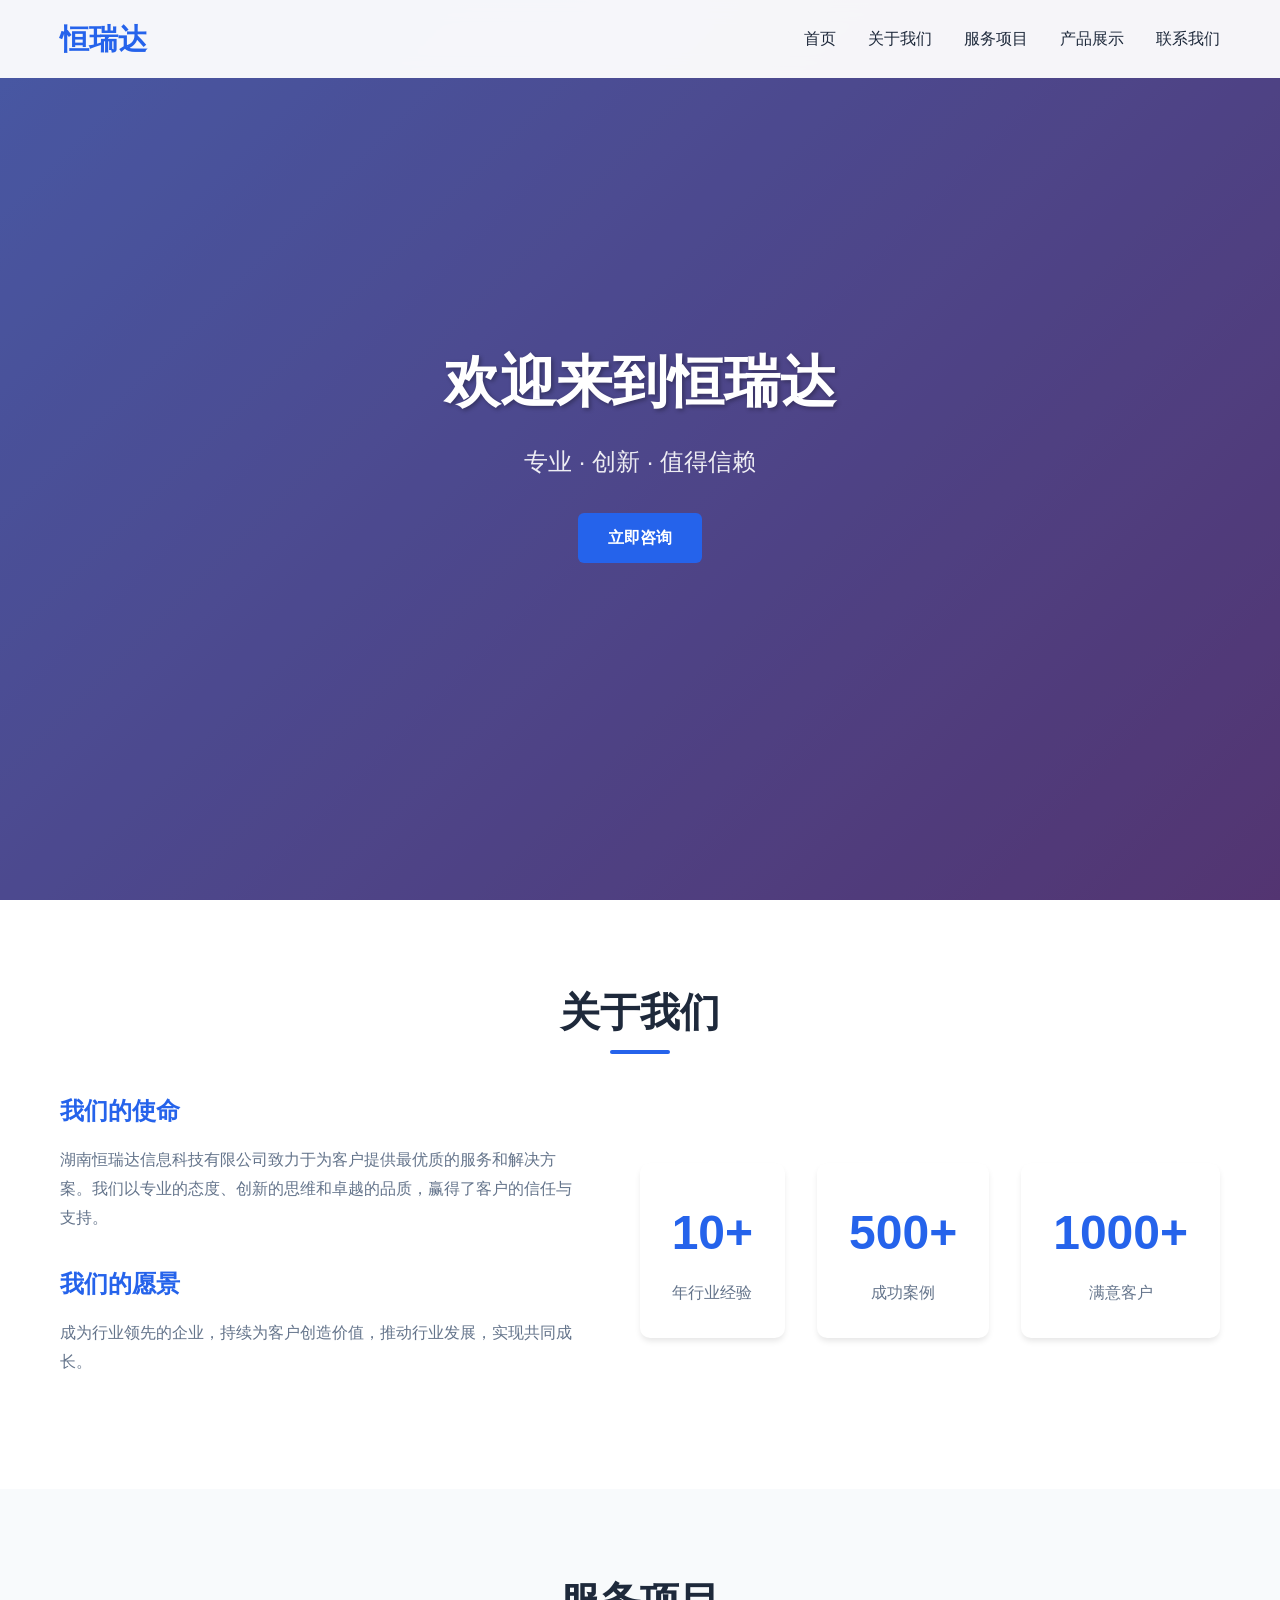
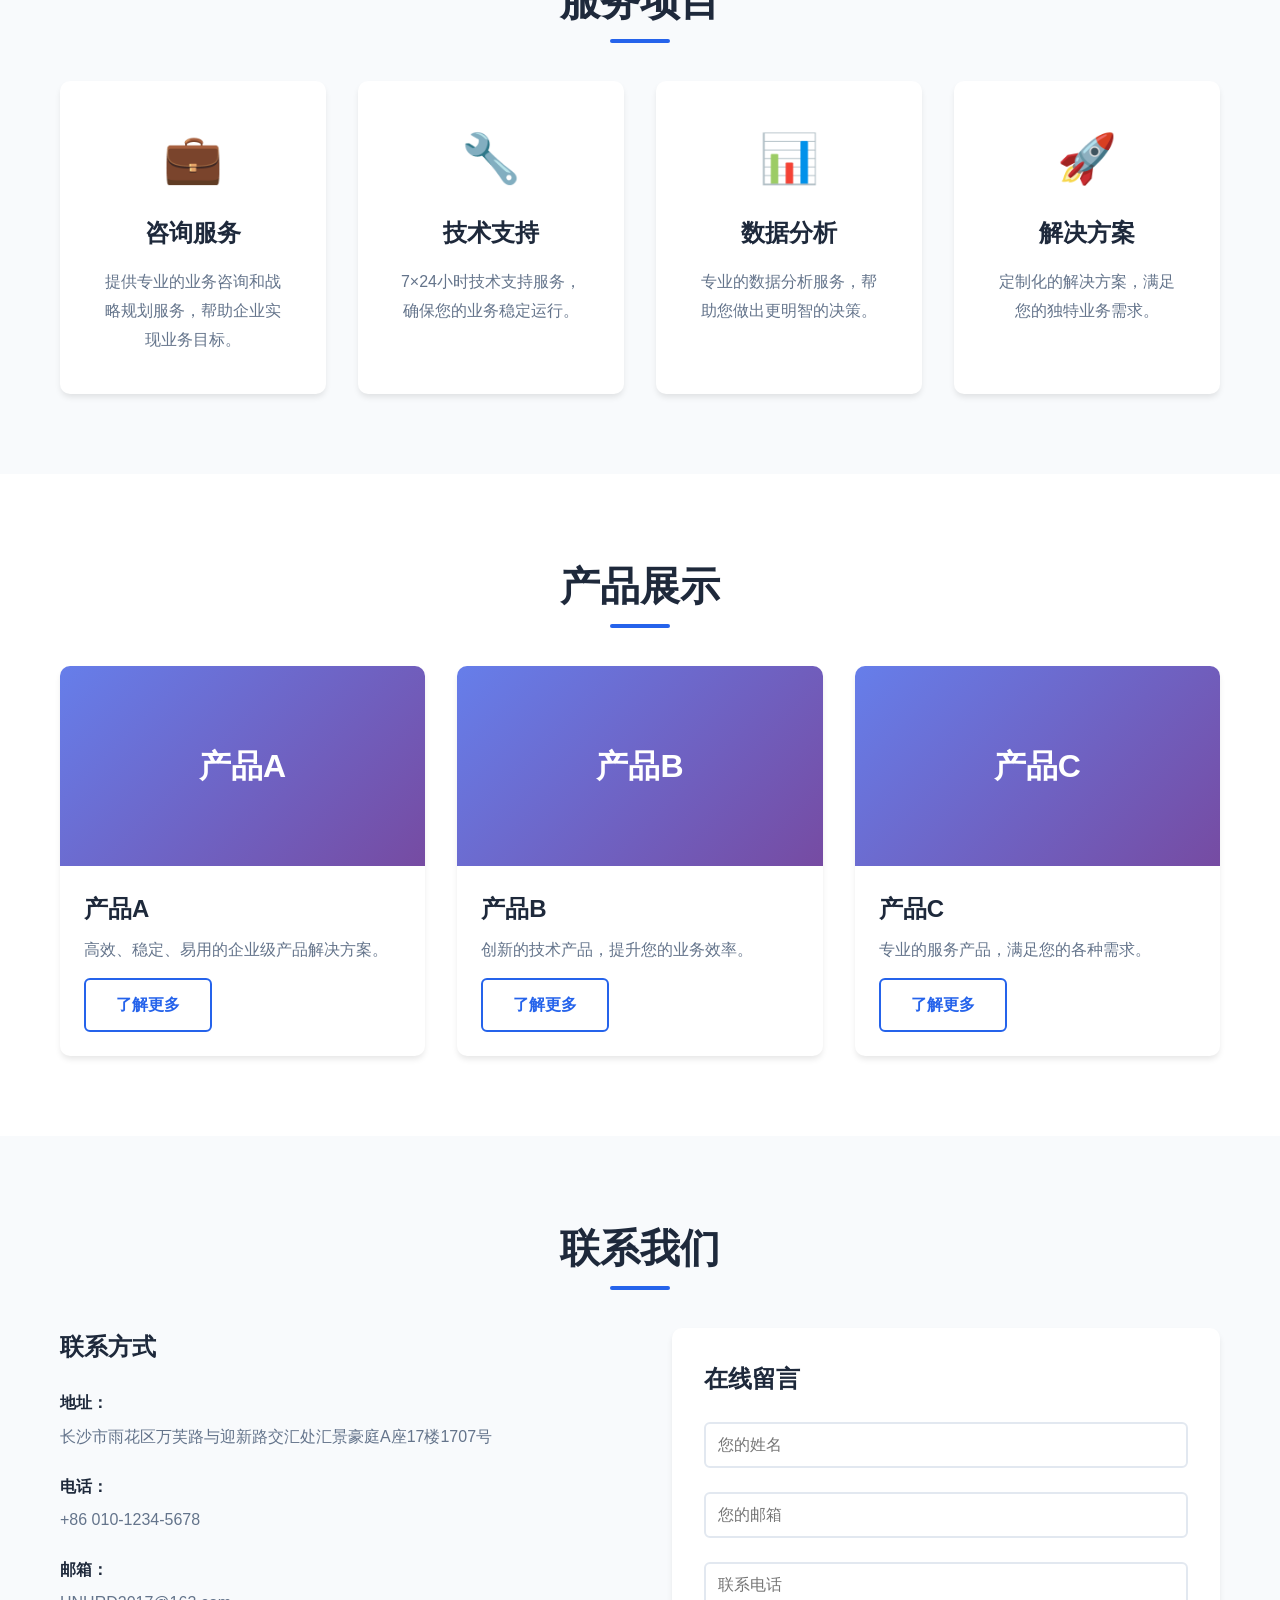
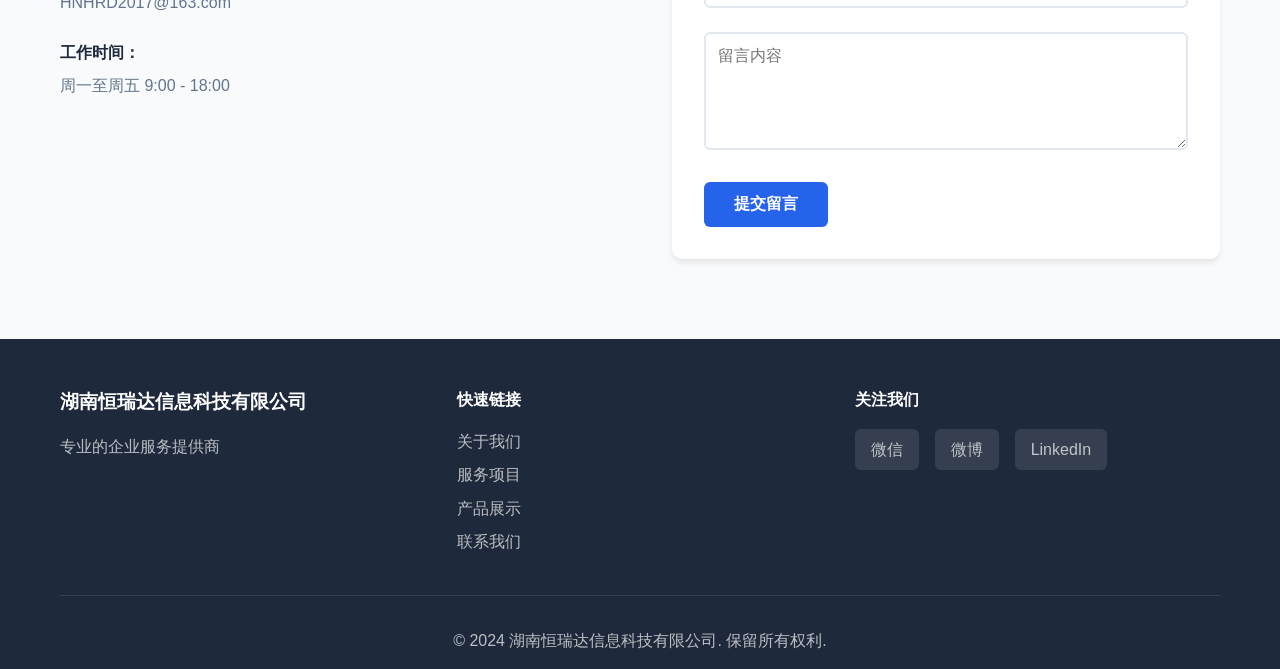
<file: index.html>
<!DOCTYPE html>
<html lang="zh-CN">
<head>
    <meta charset="UTF-8">
    <meta name="viewport" content="width=device-width, initial-scale=1.0">
    <meta name="description" content="湖南恒瑞达信息科技有限公司官网 - 专业的企业服务提供商">
    <title>湖南恒瑞达信息科技有限公司 - 官方网站</title>
    <link rel="stylesheet" href="styles.css">
</head>
<body>
    <!-- 导航栏 -->
    <nav class="navbar">
        <div class="container">
            <div class="nav-brand">
                <h1>恒瑞达</h1>
            </div>
            <ul class="nav-menu" id="navMenu">
                <li><a href="#home">首页</a></li>
                <li><a href="#about">关于我们</a></li>
                <li><a href="#services">服务项目</a></li>
                <li><a href="#products">产品展示</a></li>
                <li><a href="#contact">联系我们</a></li>
            </ul>
            <div class="hamburger" id="hamburger">
                <span></span>
                <span></span>
                <span></span>
            </div>
        </div>
    </nav>

    <!-- 首页横幅 -->
    <section id="home" class="hero">
        <div class="hero-content">
            <h1 class="hero-title">欢迎来到恒瑞达</h1>
            <p class="hero-subtitle">专业 · 创新 · 值得信赖</p>
            <a href="#contact" class="btn btn-primary">立即咨询</a>
        </div>
        <div class="hero-overlay"></div>
    </section>

    <!-- 关于我们 -->
    <section id="about" class="section">
        <div class="container">
            <h2 class="section-title">关于我们</h2>
            <div class="about-content">
                <div class="about-text">
                    <h3>我们的使命</h3>
                    <p>湖南恒瑞达信息科技有限公司致力于为客户提供最优质的服务和解决方案。我们以专业的态度、创新的思维和卓越的品质，赢得了客户的信任与支持。</p>
                    <h3>我们的愿景</h3>
                    <p>成为行业领先的企业，持续为客户创造价值，推动行业发展，实现共同成长。</p>
                </div>
                <div class="about-stats">
                    <div class="stat-item">
                        <div class="stat-number">10+</div>
                        <div class="stat-label">年行业经验</div>
                    </div>
                    <div class="stat-item">
                        <div class="stat-number">500+</div>
                        <div class="stat-label">成功案例</div>
                    </div>
                    <div class="stat-item">
                        <div class="stat-number">1000+</div>
                        <div class="stat-label">满意客户</div>
                    </div>
                </div>
            </div>
        </div>
    </section>

    <!-- 服务项目 -->
    <section id="services" class="section section-alt">
        <div class="container">
            <h2 class="section-title">服务项目</h2>
            <div class="services-grid">
                <div class="service-card">
                    <div class="service-icon">💼</div>
                    <h3>咨询服务</h3>
                    <p>提供专业的业务咨询和战略规划服务，帮助企业实现业务目标。</p>
                </div>
                <div class="service-card">
                    <div class="service-icon">🔧</div>
                    <h3>技术支持</h3>
                    <p>7×24小时技术支持服务，确保您的业务稳定运行。</p>
                </div>
                <div class="service-card">
                    <div class="service-icon">📊</div>
                    <h3>数据分析</h3>
                    <p>专业的数据分析服务，帮助您做出更明智的决策。</p>
                </div>
                <div class="service-card">
                    <div class="service-icon">🚀</div>
                    <h3>解决方案</h3>
                    <p>定制化的解决方案，满足您的独特业务需求。</p>
                </div>
            </div>
        </div>
    </section>

    <!-- 产品展示 -->
    <section id="products" class="section">
        <div class="container">
            <h2 class="section-title">产品展示</h2>
            <div class="products-grid">
                <div class="product-card">
                    <div class="product-image">
                        <div class="product-placeholder">产品A</div>
                    </div>
                    <div class="product-info">
                        <h3>产品A</h3>
                        <p>高效、稳定、易用的企业级产品解决方案。</p>
                        <a href="#" class="btn btn-secondary">了解更多</a>
                    </div>
                </div>
                <div class="product-card">
                    <div class="product-image">
                        <div class="product-placeholder">产品B</div>
                    </div>
                    <div class="product-info">
                        <h3>产品B</h3>
                        <p>创新的技术产品，提升您的业务效率。</p>
                        <a href="#" class="btn btn-secondary">了解更多</a>
                    </div>
                </div>
                <div class="product-card">
                    <div class="product-image">
                        <div class="product-placeholder">产品C</div>
                    </div>
                    <div class="product-info">
                        <h3>产品C</h3>
                        <p>专业的服务产品，满足您的各种需求。</p>
                        <a href="#" class="btn btn-secondary">了解更多</a>
                    </div>
                </div>
            </div>
        </div>
    </section>

    <!-- 联系我们 -->
    <section id="contact" class="section section-alt">
        <div class="container">
            <h2 class="section-title">联系我们</h2>
            <div class="contact-content">
                <div class="contact-info">
                    <h3>联系方式</h3>
                    <div class="contact-item">
                        <strong>地址：</strong>
                        <p>长沙市雨花区万芙路与迎新路交汇处汇景豪庭A座17楼1707号</p>
                    </div>
                    <div class="contact-item">
                        <strong>电话：</strong>
                        <p>+86 010-1234-5678</p>
                    </div>
                    <div class="contact-item">
                        <strong>邮箱：</strong>
                        <p>HNHRD2017@163.com</p>
                    </div>
                    <div class="contact-item">
                        <strong>工作时间：</strong>
                        <p>周一至周五 9:00 - 18:00</p>
                    </div>
                </div>
                <div class="contact-form">
                    <h3>在线留言</h3>
                    <form id="contactForm">
                        <div class="form-group">
                            <input type="text" id="name" placeholder="您的姓名" required>
                        </div>
                        <div class="form-group">
                            <input type="email" id="email" placeholder="您的邮箱" required>
                        </div>
                        <div class="form-group">
                            <input type="tel" id="phone" placeholder="联系电话">
                        </div>
                        <div class="form-group">
                            <textarea id="message" rows="5" placeholder="留言内容" required></textarea>
                        </div>
                        <button type="submit" class="btn btn-primary">提交留言</button>
                    </form>
                </div>
            </div>
        </div>
    </section>

    <!-- 页脚 -->
    <footer class="footer">
        <div class="container">
            <div class="footer-content">
                <div class="footer-section">
                    <h3>湖南恒瑞达信息科技有限公司</h3>
                    <p>专业的企业服务提供商</p>
                </div>
                <div class="footer-section">
                    <h4>快速链接</h4>
                    <ul>
                        <li><a href="#about">关于我们</a></li>
                        <li><a href="#services">服务项目</a></li>
                        <li><a href="#products">产品展示</a></li>
                        <li><a href="#contact">联系我们</a></li>
                    </ul>
                </div>
                <div class="footer-section">
                    <h4>关注我们</h4>
                    <div class="social-links">
                        <a href="#" aria-label="微信">微信</a>
                        <a href="#" aria-label="微博">微博</a>
                        <a href="#" aria-label="LinkedIn">LinkedIn</a>
                    </div>
                </div>
            </div>
            <div class="footer-bottom">
                <p>&copy; 2024 湖南恒瑞达信息科技有限公司. 保留所有权利.</p>
            </div>
        </div>
    </footer>

    <script src="script.js"></script>
</body>
</html>
</file>
<file: styles.css>
/* 全局样式 */
* {
    margin: 0;
    padding: 0;
    box-sizing: border-box;
}

:root {
    --primary-color: #2563eb;
    --secondary-color: #64748b;
    --accent-color: #f59e0b;
    --text-color: #1e293b;
    --text-light: #64748b;
    --bg-color: #ffffff;
    --bg-alt: #f8fafc;
    --border-color: #e2e8f0;
    --shadow: 0 4px 6px -1px rgba(0, 0, 0, 0.1);
    --shadow-lg: 0 10px 15px -3px rgba(0, 0, 0, 0.1);
}

html {
    scroll-behavior: smooth;
}

body {
    font-family: -apple-system, BlinkMacSystemFont, 'Segoe UI', 'PingFang SC', 'Hiragino Sans GB', 'Microsoft YaHei', sans-serif;
    color: var(--text-color);
    line-height: 1.6;
    overflow-x: hidden;
}

.container {
    max-width: 1200px;
    margin: 0 auto;
    padding: 0 20px;
}

/* 导航栏 */
.navbar {
    position: fixed;
    top: 0;
    width: 100%;
    background: rgba(255, 255, 255, 0.95);
    backdrop-filter: blur(10px);
    box-shadow: var(--shadow);
    z-index: 1000;
    transition: all 0.3s ease;
}

.navbar .container {
    display: flex;
    justify-content: space-between;
    align-items: center;
    padding: 1rem 20px;
}

.nav-brand h1 {
    color: var(--primary-color);
    font-size: 1.8rem;
    font-weight: 700;
}

.nav-menu {
    display: flex;
    list-style: none;
    gap: 2rem;
}

.nav-menu a {
    text-decoration: none;
    color: var(--text-color);
    font-weight: 500;
    transition: color 0.3s ease;
    position: relative;
}

.nav-menu a:hover {
    color: var(--primary-color);
}

.nav-menu a::after {
    content: '';
    position: absolute;
    bottom: -5px;
    left: 0;
    width: 0;
    height: 2px;
    background: var(--primary-color);
    transition: width 0.3s ease;
}

.nav-menu a:hover::after {
    width: 100%;
}

.hamburger {
    display: none;
    flex-direction: column;
    cursor: pointer;
    gap: 4px;
}

.hamburger span {
    width: 25px;
    height: 3px;
    background: var(--text-color);
    transition: all 0.3s ease;
}

/* 首页横幅 */
.hero {
    position: relative;
    height: 100vh;
    display: flex;
    align-items: center;
    justify-content: center;
    background: linear-gradient(135deg, #667eea 0%, #764ba2 100%);
    color: white;
    text-align: center;
    overflow: hidden;
}

.hero-overlay {
    position: absolute;
    top: 0;
    left: 0;
    right: 0;
    bottom: 0;
    background: rgba(0, 0, 0, 0.3);
}

.hero-content {
    position: relative;
    z-index: 1;
    animation: fadeInUp 1s ease;
}

.hero-title {
    font-size: 3.5rem;
    font-weight: 700;
    margin-bottom: 1rem;
    text-shadow: 2px 2px 4px rgba(0, 0, 0, 0.3);
}

.hero-subtitle {
    font-size: 1.5rem;
    margin-bottom: 2rem;
    opacity: 0.9;
}

/* 按钮样式 */
.btn {
    display: inline-block;
    padding: 12px 30px;
    border-radius: 6px;
    text-decoration: none;
    font-weight: 600;
    transition: all 0.3s ease;
    border: none;
    cursor: pointer;
    font-size: 1rem;
}

.btn-primary {
    background: var(--primary-color);
    color: white;
}

.btn-primary:hover {
    background: #1d4ed8;
    transform: translateY(-2px);
    box-shadow: var(--shadow-lg);
}

.btn-secondary {
    background: transparent;
    color: var(--primary-color);
    border: 2px solid var(--primary-color);
}

.btn-secondary:hover {
    background: var(--primary-color);
    color: white;
}

/* 章节样式 */
.section {
    padding: 80px 0;
}

.section-alt {
    background: var(--bg-alt);
}

.section-title {
    text-align: center;
    font-size: 2.5rem;
    margin-bottom: 3rem;
    color: var(--text-color);
    position: relative;
}

.section-title::after {
    content: '';
    position: absolute;
    bottom: -10px;
    left: 50%;
    transform: translateX(-50%);
    width: 60px;
    height: 4px;
    background: var(--primary-color);
    border-radius: 2px;
}

/* 关于我们 */
.about-content {
    display: grid;
    grid-template-columns: 1fr 1fr;
    gap: 4rem;
    align-items: center;
}

.about-text h3 {
    font-size: 1.5rem;
    margin-bottom: 1rem;
    color: var(--primary-color);
}

.about-text p {
    margin-bottom: 2rem;
    color: var(--text-light);
    line-height: 1.8;
}

.about-stats {
    display: grid;
    grid-template-columns: repeat(3, 1fr);
    gap: 2rem;
}

.stat-item {
    text-align: center;
    padding: 2rem;
    background: white;
    border-radius: 10px;
    box-shadow: var(--shadow);
    transition: transform 0.3s ease;
}

.stat-item:hover {
    transform: translateY(-5px);
}

.stat-number {
    font-size: 3rem;
    font-weight: 700;
    color: var(--primary-color);
    margin-bottom: 0.5rem;
}

.stat-label {
    color: var(--text-light);
    font-size: 1rem;
}

/* 服务项目 */
.services-grid {
    display: grid;
    grid-template-columns: repeat(auto-fit, minmax(250px, 1fr));
    gap: 2rem;
}

.service-card {
    background: white;
    padding: 2.5rem;
    border-radius: 10px;
    text-align: center;
    box-shadow: var(--shadow);
    transition: all 0.3s ease;
}

.service-card:hover {
    transform: translateY(-10px);
    box-shadow: var(--shadow-lg);
}

.service-icon {
    font-size: 3rem;
    margin-bottom: 1rem;
}

.service-card h3 {
    font-size: 1.5rem;
    margin-bottom: 1rem;
    color: var(--text-color);
}

.service-card p {
    color: var(--text-light);
    line-height: 1.8;
}

/* 产品展示 */
.products-grid {
    display: grid;
    grid-template-columns: repeat(auto-fit, minmax(300px, 1fr));
    gap: 2rem;
}

.product-card {
    background: white;
    border-radius: 10px;
    overflow: hidden;
    box-shadow: var(--shadow);
    transition: all 0.3s ease;
}

.product-card:hover {
    transform: translateY(-5px);
    box-shadow: var(--shadow-lg);
}

.product-image {
    height: 200px;
    background: linear-gradient(135deg, #667eea 0%, #764ba2 100%);
    display: flex;
    align-items: center;
    justify-content: center;
}

.product-placeholder {
    color: white;
    font-size: 2rem;
    font-weight: 600;
}

.product-info {
    padding: 1.5rem;
}

.product-info h3 {
    font-size: 1.5rem;
    margin-bottom: 0.5rem;
    color: var(--text-color);
}

.product-info p {
    color: var(--text-light);
    margin-bottom: 1rem;
}

/* 联系我们 */
.contact-content {
    display: grid;
    grid-template-columns: 1fr 1fr;
    gap: 4rem;
}

.contact-info h3,
.contact-form h3 {
    font-size: 1.5rem;
    margin-bottom: 1.5rem;
    color: var(--text-color);
}

.contact-item {
    margin-bottom: 1.5rem;
}

.contact-item strong {
    display: block;
    margin-bottom: 0.5rem;
    color: var(--text-color);
}

.contact-item p {
    color: var(--text-light);
}

.contact-form {
    background: white;
    padding: 2rem;
    border-radius: 10px;
    box-shadow: var(--shadow);
}

.form-group {
    margin-bottom: 1.5rem;
}

.form-group input,
.form-group textarea {
    width: 100%;
    padding: 12px;
    border: 2px solid var(--border-color);
    border-radius: 6px;
    font-size: 1rem;
    font-family: inherit;
    transition: border-color 0.3s ease;
}

.form-group input:focus,
.form-group textarea:focus {
    outline: none;
    border-color: var(--primary-color);
}

.form-group textarea {
    resize: vertical;
}

/* 页脚 */
.footer {
    background: var(--text-color);
    color: white;
    padding: 3rem 0 1rem;
}

.footer-content {
    display: grid;
    grid-template-columns: repeat(auto-fit, minmax(200px, 1fr));
    gap: 2rem;
    margin-bottom: 2rem;
}

.footer-section h3,
.footer-section h4 {
    margin-bottom: 1rem;
}

.footer-section p {
    color: rgba(255, 255, 255, 0.7);
    line-height: 1.8;
}

.footer-section ul {
    list-style: none;
}

.footer-section ul li {
    margin-bottom: 0.5rem;
}

.footer-section a {
    color: rgba(255, 255, 255, 0.7);
    text-decoration: none;
    transition: color 0.3s ease;
}

.footer-section a:hover {
    color: white;
}

.social-links {
    display: flex;
    gap: 1rem;
}

.social-links a {
    padding: 8px 16px;
    background: rgba(255, 255, 255, 0.1);
    border-radius: 6px;
    transition: background 0.3s ease;
}

.social-links a:hover {
    background: rgba(255, 255, 255, 0.2);
}

.footer-bottom {
    text-align: center;
    padding-top: 2rem;
    border-top: 1px solid rgba(255, 255, 255, 0.1);
    color: rgba(255, 255, 255, 0.7);
}

/* 动画 */
@keyframes fadeInUp {
    from {
        opacity: 0;
        transform: translateY(30px);
    }
    to {
        opacity: 1;
        transform: translateY(0);
    }
}

/* 响应式设计 */
@media (max-width: 768px) {
    .hamburger {
        display: flex;
    }

    .nav-menu {
        position: fixed;
        left: -100%;
        top: 70px;
        flex-direction: column;
        background: white;
        width: 100%;
        text-align: center;
        transition: left 0.3s ease;
        box-shadow: var(--shadow);
        padding: 2rem 0;
    }

    .nav-menu.active {
        left: 0;
    }

    .hero-title {
        font-size: 2.5rem;
    }

    .hero-subtitle {
        font-size: 1.2rem;
    }

    .about-content,
    .contact-content {
        grid-template-columns: 1fr;
    }

    .about-stats {
        grid-template-columns: 1fr;
    }

    .section-title {
        font-size: 2rem;
    }

    .section {
        padding: 60px 0;
    }
}

@media (max-width: 480px) {
    .hero-title {
        font-size: 2rem;
    }

    .services-grid,
    .products-grid {
        grid-template-columns: 1fr;
    }
}
</file>
